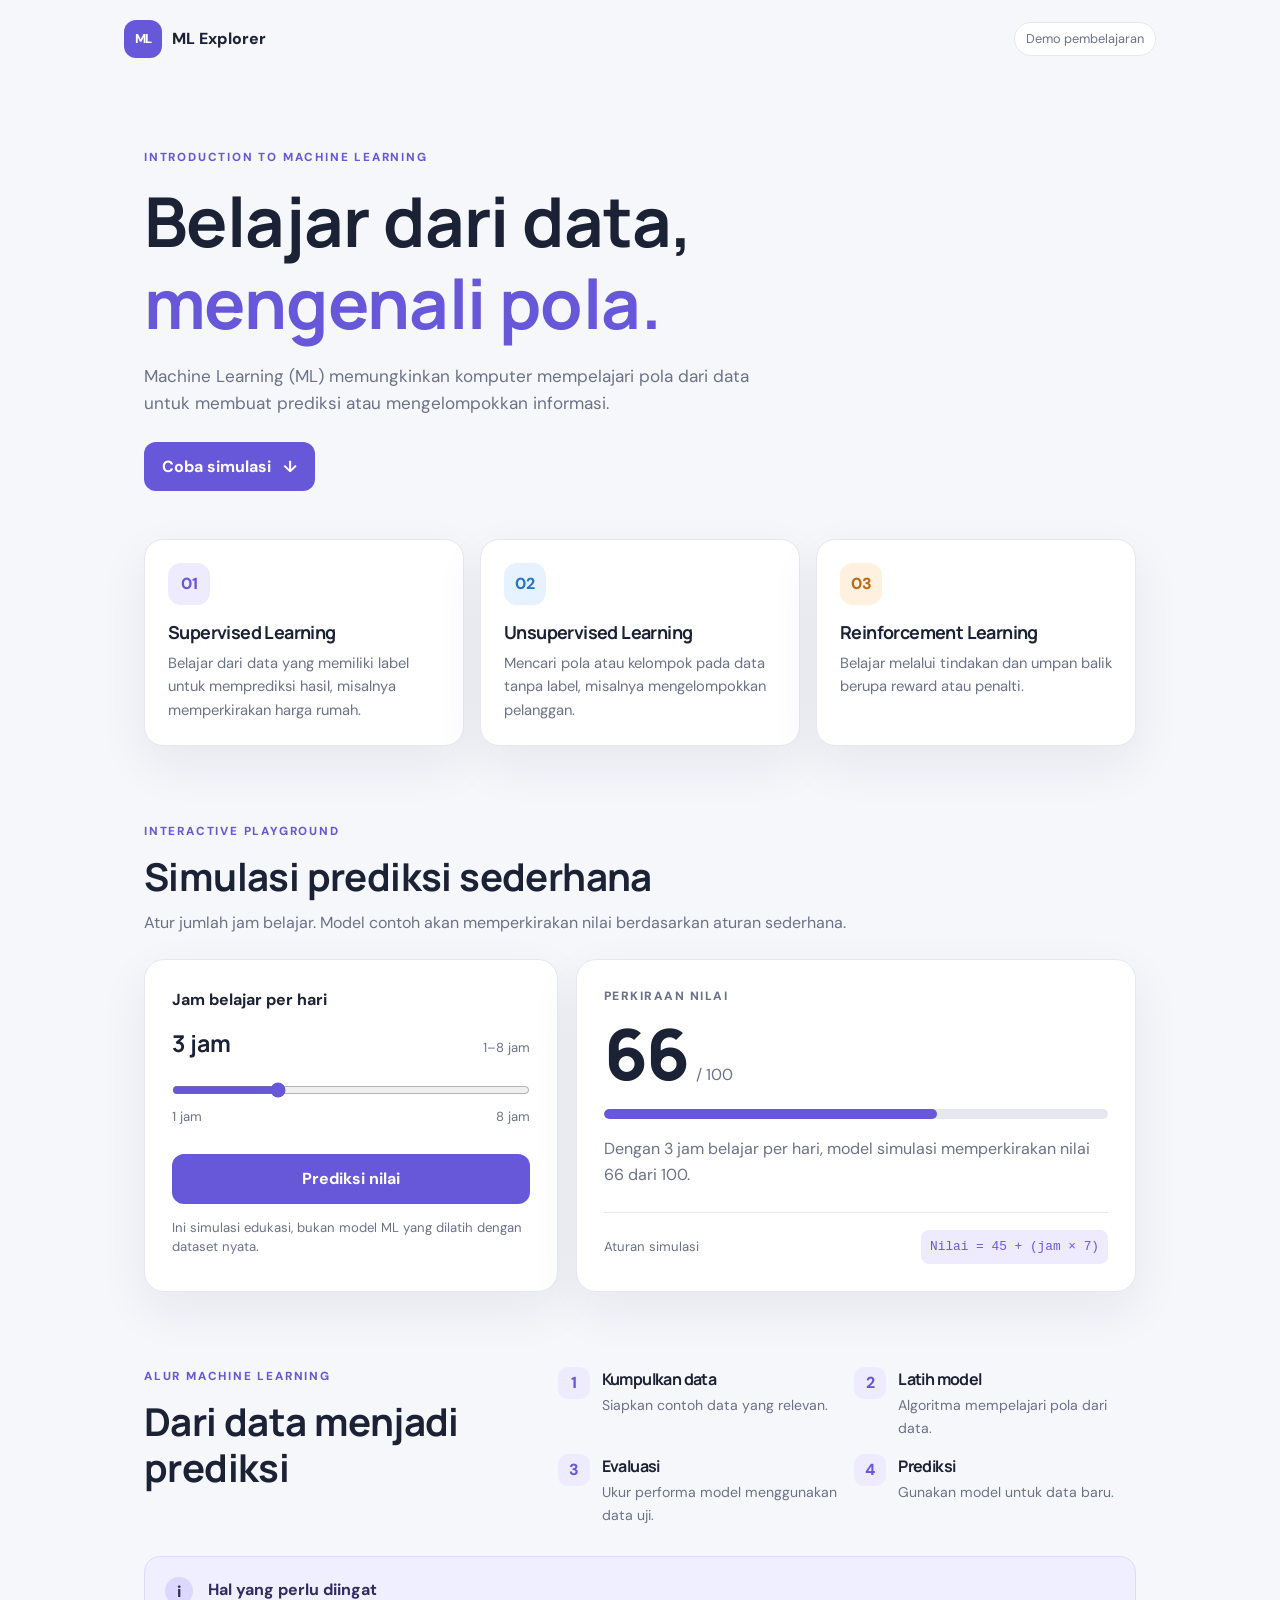
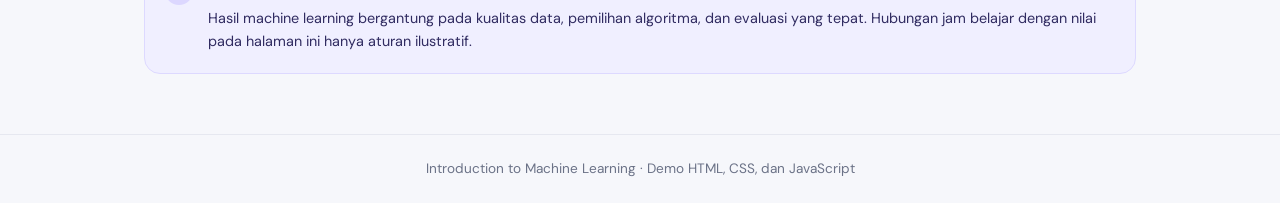
<file: SESI 4/index.html>
<!DOCTYPE html>
<html lang="id">
<head>
  <meta charset="UTF-8">
  <meta name="viewport" content="width=device-width, initial-scale=1.0">
  <title>Demo Introduction to Machine Learning</title>
  <link rel="stylesheet" href="style.css">
</head>
<body>
  <header class="topbar">
    <a class="brand" href="#"><span class="brand-icon">ML</span><span>ML Explorer</span></a>
    <span class="tag">Demo pembelajaran</span>
  </header>

  <main class="container">
    <section class="hero">
      <p class="eyebrow">INTRODUCTION TO MACHINE LEARNING</p>
      <h1>Belajar dari data,<br><span>mengenali pola.</span></h1>
      <p class="intro">Machine Learning (ML) memungkinkan komputer mempelajari pola dari data untuk membuat prediksi atau mengelompokkan informasi.</p>
      <a href="#playground" class="primary-btn">Coba simulasi <span>↓</span></a>
    </section>

    <section class="concept-grid" aria-label="Jenis machine learning">
      <article class="concept-card">
        <div class="symbol purple">01</div>
        <h2>Supervised Learning</h2>
        <p>Belajar dari data yang memiliki label untuk memprediksi hasil, misalnya memperkirakan harga rumah.</p>
      </article>
      <article class="concept-card">
        <div class="symbol blue">02</div>
        <h2>Unsupervised Learning</h2>
        <p>Mencari pola atau kelompok pada data tanpa label, misalnya mengelompokkan pelanggan.</p>
      </article>
      <article class="concept-card">
        <div class="symbol orange">03</div>
        <h2>Reinforcement Learning</h2>
        <p>Belajar melalui tindakan dan umpan balik berupa reward atau penalti.</p>
      </article>
    </section>

    <section id="playground" class="playground">
      <div class="section-title">
        <p class="eyebrow">INTERACTIVE PLAYGROUND</p>
        <h2>Simulasi prediksi sederhana</h2>
        <p>Atur jumlah jam belajar. Model contoh akan memperkirakan nilai berdasarkan aturan sederhana.</p>
      </div>

      <div class="simulator">
        <div class="control-panel">
          <label for="hours">Jam belajar per hari</label>
          <div class="range-value"><strong id="hoursValue">3 jam</strong><span>1–8 jam</span></div>
          <input id="hours" type="range" min="1" max="8" value="3" step="1">
          <div class="range-labels"><span>1 jam</span><span>8 jam</span></div>
          <button id="predictBtn" class="primary-btn full">Prediksi nilai</button>
          <p class="small-note">Ini simulasi edukasi, bukan model ML yang dilatih dengan dataset nyata.</p>
        </div>

        <div class="result-panel" aria-live="polite">
          <p class="result-label">PERKIRAAN NILAI</p>
          <div class="score-line"><strong id="score">65</strong><span>/ 100</span></div>
          <div class="meter"><div id="meterFill" class="meter-fill"></div></div>
          <p id="resultMessage" class="result-message">Dengan 3 jam belajar, model memperkirakan nilai 65.</p>
          <div class="formula">
            <span>Aturan simulasi</span>
            <code>Nilai = 45 + (jam × 7)</code>
          </div>
        </div>
      </div>
    </section>

    <section class="workflow">
      <div>
        <p class="eyebrow">ALUR MACHINE LEARNING</p>
        <h2>Dari data menjadi prediksi</h2>
      </div>
      <div class="steps">
        <article><span>1</span><div><h3>Kumpulkan data</h3><p>Siapkan contoh data yang relevan.</p></div></article>
        <article><span>2</span><div><h3>Latih model</h3><p>Algoritma mempelajari pola dari data.</p></div></article>
        <article><span>3</span><div><h3>Evaluasi</h3><p>Ukur performa model menggunakan data uji.</p></div></article>
        <article><span>4</span><div><h3>Prediksi</h3><p>Gunakan model untuk data baru.</p></div></article>
      </div>
    </section>

    <section class="note">
      <span class="note-icon">i</span>
      <div><strong>Hal yang perlu diingat</strong><p>Hasil machine learning bergantung pada kualitas data, pemilihan algoritma, dan evaluasi yang tepat. Hubungan jam belajar dengan nilai pada halaman ini hanya aturan ilustratif.</p></div>
    </section>
  </main>
  <footer>Introduction to Machine Learning · Demo HTML, CSS, dan JavaScript</footer>
  <script src="script.js"></script>
</body>
</html>
</file>
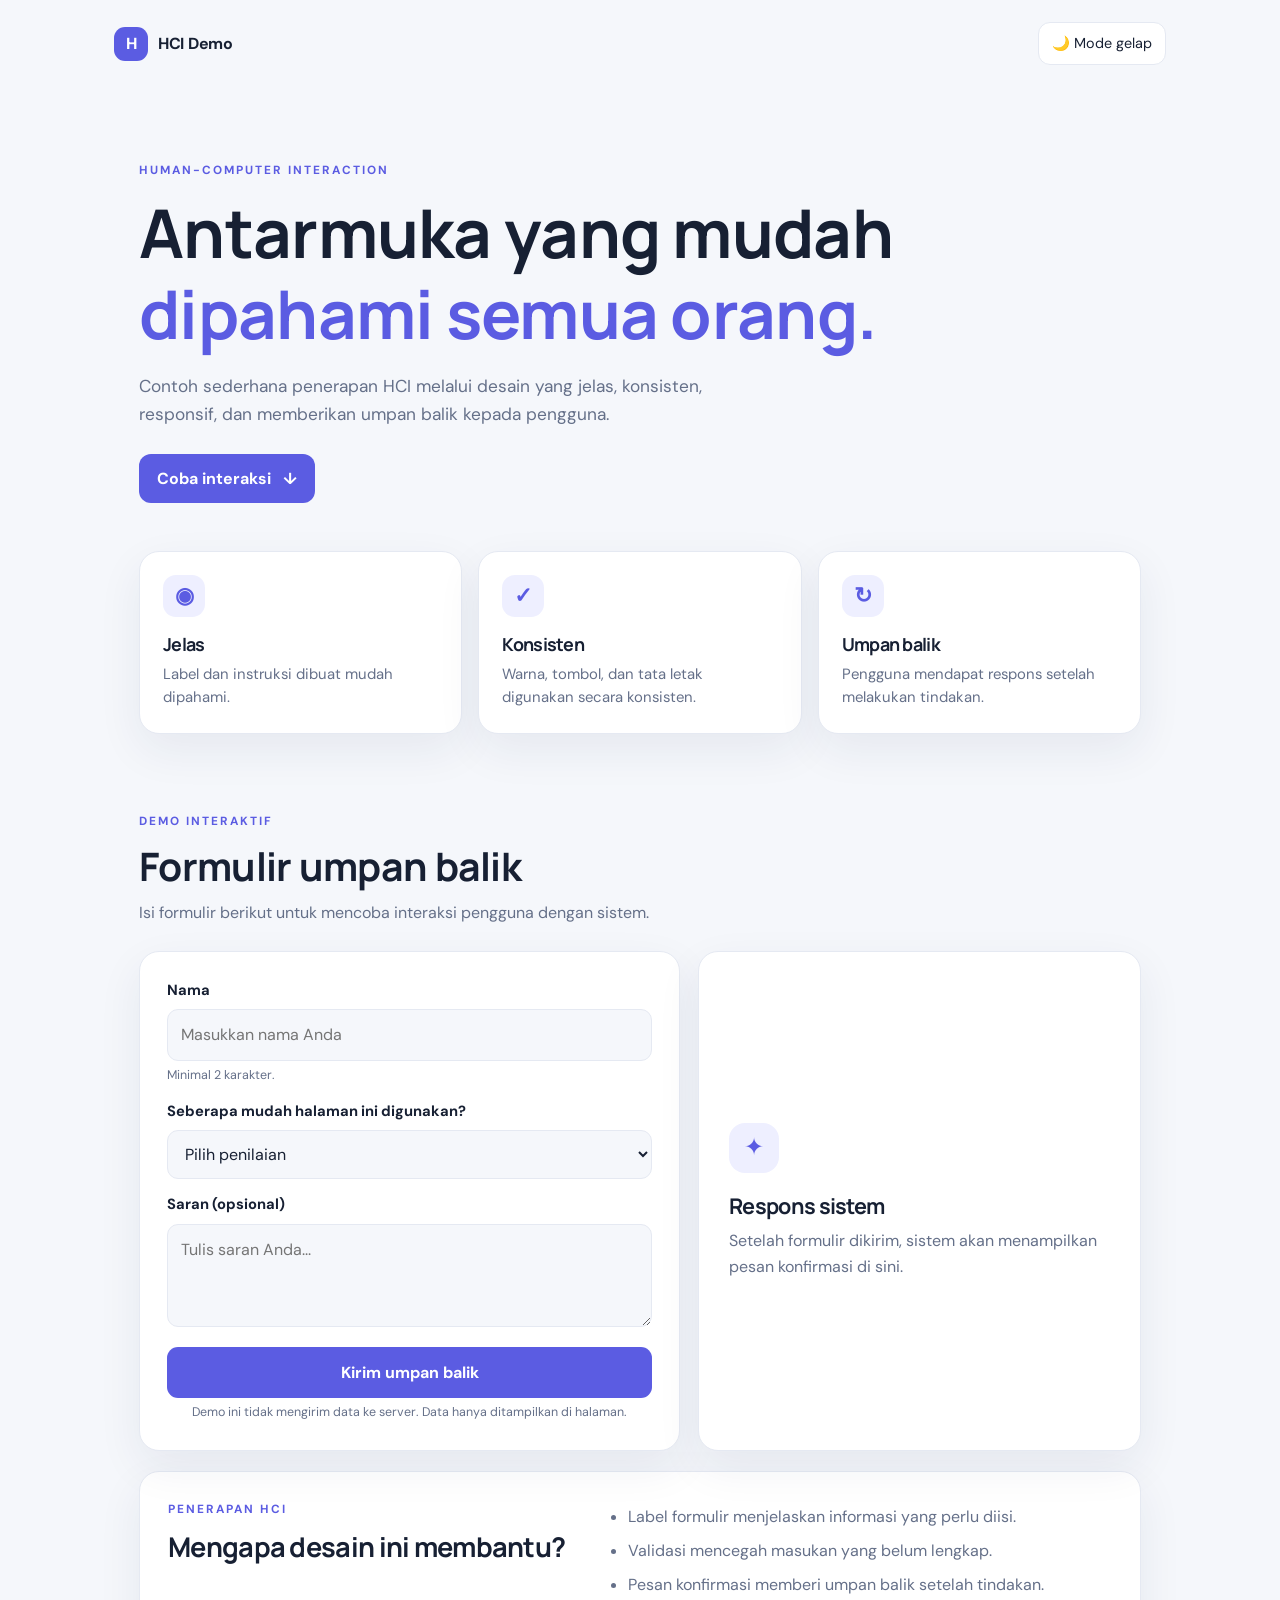
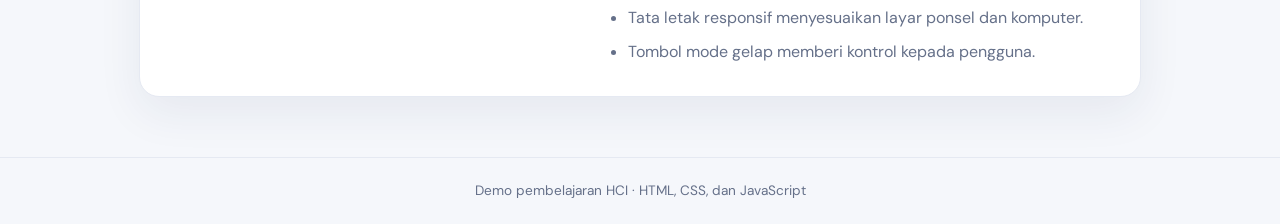
<file: SESI 5/index.html>
<!DOCTYPE html>
<html lang="id">
<head>
  <meta charset="UTF-8">
  <meta name="viewport" content="width=device-width, initial-scale=1.0">
  <title>Demo Human-Computer Interaction</title>
  <link rel="stylesheet" href="style.css">
</head>
<body>
  <header class="topbar">
    <div class="brand"><span class="brand-mark">H</span><span>HCI Demo</span></div>
    <button class="theme-toggle" id="themeToggle" aria-label="Ganti tema">🌙 Mode gelap</button>
  </header>

  <main class="container">
    <section class="hero">
      <p class="eyebrow">HUMAN-COMPUTER INTERACTION</p>
      <h1>Antarmuka yang mudah<br><span>dipahami semua orang.</span></h1>
      <p class="hero-copy">Contoh sederhana penerapan HCI melalui desain yang jelas, konsisten, responsif, dan memberikan umpan balik kepada pengguna.</p>
      <a class="primary-link" href="#demo">Coba interaksi <span aria-hidden="true">↓</span></a>
    </section>

    <section class="principles" aria-label="Prinsip HCI">
      <article class="principle-card">
        <div class="icon">◉</div>
        <h2>Jelas</h2>
        <p>Label dan instruksi dibuat mudah dipahami.</p>
      </article>
      <article class="principle-card">
        <div class="icon">✓</div>
        <h2>Konsisten</h2>
        <p>Warna, tombol, dan tata letak digunakan secara konsisten.</p>
      </article>
      <article class="principle-card">
        <div class="icon">↻</div>
        <h2>Umpan balik</h2>
        <p>Pengguna mendapat respons setelah melakukan tindakan.</p>
      </article>
    </section>

    <section class="demo-section" id="demo">
      <div class="section-heading">
        <p class="eyebrow">DEMO INTERAKTIF</p>
        <h2>Formulir umpan balik</h2>
        <p>Isi formulir berikut untuk mencoba interaksi pengguna dengan sistem.</p>
      </div>

      <div class="demo-grid">
        <form class="feedback-form" id="feedbackForm">
          <label for="name">Nama</label>
          <input id="name" name="name" type="text" placeholder="Masukkan nama Anda" required minlength="2">
          <small class="hint">Minimal 2 karakter.</small>

          <label for="rating">Seberapa mudah halaman ini digunakan?</label>
          <select id="rating" name="rating" required>
            <option value="">Pilih penilaian</option>
            <option value="Sangat mudah">Sangat mudah</option>
            <option value="Mudah">Mudah</option>
            <option value="Cukup mudah">Cukup mudah</option>
            <option value="Sulit">Sulit</option>
          </select>

          <label for="comment">Saran (opsional)</label>
          <textarea id="comment" name="comment" rows="3" placeholder="Tulis saran Anda..."></textarea>

          <button class="submit-btn" type="submit">Kirim umpan balik</button>
          <p class="privacy-note">Demo ini tidak mengirim data ke server. Data hanya ditampilkan di halaman.</p>
        </form>

        <aside class="feedback-result" aria-live="polite">
          <div class="result-icon" id="resultIcon">✦</div>
          <h3 id="resultTitle">Respons sistem</h3>
          <p id="resultText">Setelah formulir dikirim, sistem akan menampilkan pesan konfirmasi di sini.</p>
          <div class="result-details" id="resultDetails" hidden></div>
        </aside>
      </div>
    </section>

    <section class="principles takeaway">
      <div>
        <p class="eyebrow">PENERAPAN HCI</p>
        <h2>Mengapa desain ini membantu?</h2>
      </div>
      <ul>
        <li>Label formulir menjelaskan informasi yang perlu diisi.</li>
        <li>Validasi mencegah masukan yang belum lengkap.</li>
        <li>Pesan konfirmasi memberi umpan balik setelah tindakan.</li>
        <li>Tata letak responsif menyesuaikan layar ponsel dan komputer.</li>
        <li>Tombol mode gelap memberi kontrol kepada pengguna.</li>
      </ul>
    </section>
  </main>

  <footer>Demo pembelajaran HCI · HTML, CSS, dan JavaScript</footer>
  <script src="script.js"></script>
</body>
</html>
</file>
<file: SESI 4/style.css>
@import url('https://fonts.googleapis.com/css2?family=DM+Sans:wght@400;500;600;700&family=Manrope:wght@400;500;600;700;800&display=swap');

:root {
  --bg: #f6f7fb; --surface: #fff; --text: #1c2235; --muted: #6b7287;
  --line: #e6e8f0; --accent: #6757d9; --soft: #eeebff;
  --shadow: 0 18px 50px rgba(28,34,53,.07);
}
* { box-sizing: border-box; }
html { scroll-behavior: smooth; }
body { margin: 0; background: var(--bg); color: var(--text); font-family: 'DM Sans', sans-serif; line-height: 1.6; }
.topbar { max-width: 1080px; margin: auto; padding: 20px 24px; display: flex; justify-content: space-between; align-items: center; }
.brand { display: flex; align-items: center; gap: 10px; text-decoration: none; color: var(--text); font-weight: 800; }
.brand-icon { display: grid; place-items: center; width: 38px; height: 38px; border-radius: 12px; background: var(--accent); color: white; font-size: .8rem; letter-spacing: -.5px; }
.tag { padding: 6px 11px; border: 1px solid var(--line); background: var(--surface); border-radius: 999px; color: var(--muted); font-size: .8rem; }
.container { max-width: 1040px; margin: auto; padding: 15px 24px 60px; }
.hero { padding: 55px 0 48px; max-width: 750px; }
.eyebrow { color: var(--accent); letter-spacing: 1.8px; font-size: .73rem; font-weight: 800; margin: 0 0 13px; }
h1, h2, h3 { font-family: 'Manrope', sans-serif; line-height: 1.2; letter-spacing: -.6px; }
h1 { font-size: clamp(2.5rem, 6vw, 4.3rem); margin: 0 0 18px; }
h1 span { color: var(--accent); }
.intro { max-width: 610px; color: var(--muted); font-size: 1.07rem; margin: 0 0 24px; }
.primary-btn { display: inline-flex; justify-content: center; align-items: center; gap: 12px; padding: 12px 18px; border: 0; border-radius: 12px; background: var(--accent); color: white; text-decoration: none; font: inherit; font-weight: 700; cursor: pointer; transition: transform .15s, filter .15s; }
.primary-btn:hover { filter: brightness(.94); transform: translateY(-1px); }
.concept-grid { display: grid; grid-template-columns: repeat(3, 1fr); gap: 16px; }
.concept-card { background: var(--surface); border: 1px solid var(--line); border-radius: 19px; padding: 23px; box-shadow: var(--shadow); }
.symbol { display: grid; place-items: center; width: 42px; height: 42px; border-radius: 13px; font-weight: 800; }
.purple { color: #6757d9; background: #eeebff; } .blue { color: #2875c7; background: #e6f2ff; } .orange { color: #b96b19; background: #fff0df; }
.concept-card h2 { font-size: 1.12rem; margin: 17px 0 8px; }
.concept-card p { color: var(--muted); font-size: .92rem; margin: 0; }
.playground { padding-top: 76px; }
.section-title { margin-bottom: 23px; }
.section-title h2, .workflow h2 { font-size: clamp(1.8rem, 4vw, 2.4rem); margin: 0 0 10px; }
.section-title > p:last-child { color: var(--muted); margin: 0; }
.simulator { display: grid; grid-template-columns: .85fr 1.15fr; gap: 18px; }
.control-panel, .result-panel { background: var(--surface); border: 1px solid var(--line); border-radius: 20px; padding: 27px; box-shadow: var(--shadow); }
.control-panel label { display: block; font-weight: 700; margin-bottom: 13px; }
.range-value { display: flex; justify-content: space-between; align-items: baseline; }
.range-value strong { font-size: 1.45rem; font-family: 'Manrope', sans-serif; }
.range-value span, .range-labels, .small-note { color: var(--muted); font-size: .82rem; }
input[type="range"] { width: 100%; margin: 20px 0 7px; accent-color: var(--accent); cursor: pointer; }
.range-labels { display: flex; justify-content: space-between; }
.full { width: 100%; margin-top: 27px; }
.small-note { margin: 14px 0 0; line-height: 1.5; }
.result-panel { display: flex; flex-direction: column; justify-content: center; }
.result-label { color: var(--muted); font-size: .75rem; font-weight: 800; letter-spacing: 1.5px; margin: 0 0 5px; }
.score-line { display: flex; align-items: baseline; gap: 8px; }
.score-line strong { font: 800 clamp(3rem, 6vw, 4.4rem)/1.2 'Manrope', sans-serif; letter-spacing: -2px; }
.score-line span { color: var(--muted); }
.meter { width: 100%; height: 10px; background: var(--line); border-radius: 999px; overflow: hidden; margin: 14px 0 17px; }
.meter-fill { width: 66%; height: 100%; background: var(--accent); border-radius: 999px; transition: width .25s ease; }
.result-message { color: var(--muted); margin: 0; }
.formula { display: flex; justify-content: space-between; align-items: center; gap: 12px; border-top: 1px solid var(--line); margin-top: 24px; padding-top: 17px; color: var(--muted); font-size: .82rem; }
.formula code { color: var(--accent); background: var(--soft); padding: 7px 9px; border-radius: 8px; font-size: .8rem; }
.workflow { padding-top: 75px; display: grid; grid-template-columns: .8fr 1.2fr; gap: 28px; }
.steps { display: grid; grid-template-columns: 1fr 1fr; gap: 15px; }
.steps article { display: flex; gap: 12px; align-items: flex-start; }
.steps article > span { flex: 0 0 32px; height: 32px; display: grid; place-items: center; border-radius: 10px; background: var(--soft); color: var(--accent); font-weight: 800; }
.steps h3 { font-size: 1rem; margin: 3px 0 5px; }
.steps p { font-size: .88rem; color: var(--muted); margin: 0; }
.note { margin-top: 30px; display: flex; gap: 15px; padding: 20px; border: 1px solid #ddd9ff; background: #f0efff; border-radius: 16px; color: #302b61; }
.note-icon { display: grid; place-items: center; flex: 0 0 28px; height: 28px; border-radius: 50%; background: #dcd7ff; font-weight: 800; }
.note strong { display: block; margin-bottom: 4px; }
.note p { margin: 0; font-size: .9rem; }
footer { text-align: center; border-top: 1px solid var(--line); padding: 23px; color: var(--muted); font-size: .85rem; }
@media (max-width: 720px) {
  .topbar { padding: 16px 18px; } .container { padding: 5px 18px 42px; } .hero { padding: 43px 0 35px; }
  .concept-grid, .simulator, .workflow { grid-template-columns: 1fr; }
  .concept-card { padding: 20px; } .playground, .workflow { padding-top: 55px; }
  .steps { grid-template-columns: 1fr; } .formula { align-items: flex-start; flex-direction: column; }
}
</file>
<file: SESI 5/style.css>
@import url('https://fonts.googleapis.com/css2?family=DM+Sans:wght@400;500;600;700&family=Manrope:wght@400;500;600;700;800&display=swap');

:root {
  --bg: #f5f7fb;
  --surface: #ffffff;
  --text: #172033;
  --muted: #657089;
  --line: #e5e9f2;
  --accent: #5b5ce2;
  --accent-hover: #4849c6;
  --soft: #eeefff;
  --shadow: 0 16px 45px rgba(35, 45, 80, .07);
}
* { box-sizing: border-box; }
html { scroll-behavior: smooth; }
body {
  margin: 0; background: var(--bg); color: var(--text);
  font-family: 'DM Sans', sans-serif; line-height: 1.6;
  transition: background .25s, color .25s;
}
.topbar {
  max-width: 1100px; margin: auto; padding: 22px 24px;
  display: flex; align-items: center; justify-content: space-between;
}
.brand { display: flex; gap: 10px; align-items: center; font-weight: 700; letter-spacing: -.3px; }
.brand-mark {
  display: grid; place-items: center; width: 34px; height: 34px;
  border-radius: 11px; color: white; background: var(--accent); font-weight: 800;
}
.theme-toggle {
  border: 1px solid var(--line); background: var(--surface); color: var(--text);
  padding: 9px 13px; border-radius: 12px; cursor: pointer; font: inherit; font-size: .9rem;
}
.container { max-width: 1050px; margin: 0 auto; padding: 12px 24px 60px; }
.hero { padding: 62px 0 48px; max-width: 760px; }
.eyebrow { font-size: .74rem; letter-spacing: 2px; color: var(--accent); font-weight: 700; margin: 0 0 12px; }
h1, h2, h3 { font-family: 'Manrope', sans-serif; line-height: 1.2; letter-spacing: -.7px; }
h1 { font-size: clamp(2.4rem, 6vw, 4.2rem); margin: 0 0 20px; }
h1 span { color: var(--accent); }
.hero-copy { max-width: 590px; font-size: 1.08rem; color: var(--muted); margin: 0 0 25px; }
.primary-link {
  display: inline-flex; gap: 12px; align-items: center; padding: 12px 18px;
  border-radius: 12px; background: var(--accent); color: white; text-decoration: none; font-weight: 700;
}
.primary-link:hover, .submit-btn:hover { background: var(--accent-hover); }
.principles { display: grid; grid-template-columns: repeat(3, 1fr); gap: 16px; }
.principle-card, .feedback-form, .feedback-result, .takeaway {
  background: var(--surface); border: 1px solid var(--line); border-radius: 20px; box-shadow: var(--shadow);
}
.principle-card { padding: 23px; }
.icon { display: grid; place-items: center; width: 42px; height: 42px; border-radius: 13px; background: var(--soft); color: var(--accent); font-size: 1.35rem; font-weight: 700; }
.principle-card h2 { font-size: 1.12rem; margin: 17px 0 7px; }
.principle-card p { margin: 0; color: var(--muted); font-size: .93rem; }
.demo-section { padding-top: 78px; }
.section-heading { margin-bottom: 25px; }
.section-heading h2, .takeaway h2 { font-size: clamp(1.8rem, 4vw, 2.45rem); margin: 0 0 10px; }
.section-heading > p:last-child { margin: 0; color: var(--muted); }
.demo-grid { display: grid; grid-template-columns: 1.1fr .9fr; gap: 18px; align-items: stretch; }
.feedback-form { padding: 27px; display: flex; flex-direction: column; }
label { font-weight: 700; font-size: .92rem; margin: 14px 0 7px; }
label:first-child { margin-top: 0; }
input, select, textarea {
  width: 100%; border: 1px solid var(--line); border-radius: 11px; padding: 12px 13px;
  font: inherit; color: var(--text); background: var(--bg); outline: none; transition: border .2s, box-shadow .2s;
}
input:focus, select:focus, textarea:focus { border-color: var(--accent); box-shadow: 0 0 0 3px rgba(91,92,226,.13); }
textarea { resize: vertical; }
.hint, .privacy-note { color: var(--muted); font-size: .78rem; margin-top: 5px; }
.submit-btn { margin-top: 20px; border: 0; border-radius: 11px; padding: 13px; background: var(--accent); color: white; font: inherit; font-weight: 700; cursor: pointer; transition: background .2s; }
.privacy-note { text-align: center; margin-bottom: 0; }
.feedback-result { padding: 30px; display: flex; flex-direction: column; justify-content: center; min-height: 300px; }
.result-icon { width: 50px; height: 50px; display: grid; place-items: center; border-radius: 16px; background: var(--soft); color: var(--accent); font-size: 1.5rem; margin-bottom: 20px; }
.feedback-result h3 { font-size: 1.35rem; margin: 0 0 10px; }
.feedback-result p { color: var(--muted); margin: 0; }
.result-details { margin-top: 17px; padding: 13px; border-radius: 12px; background: var(--bg); font-size: .9rem; overflow-wrap: anywhere; }
.takeaway { margin-top: 20px; padding: 28px; display: grid; grid-template-columns: .9fr 1.1fr; gap: 25px; }
.takeaway h2 { font-size: 1.7rem; }
.takeaway ul { margin: 0; padding-left: 21px; color: var(--muted); }
.takeaway li { padding: 4px 0; }
footer { text-align: center; color: var(--muted); font-size: .85rem; padding: 22px; border-top: 1px solid var(--line); }
body.dark {
  --bg: #111522; --surface: #191f30; --text: #f0f2fb; --muted: #adb5cb;
  --line: #2b3349; --accent: #999aff; --accent-hover: #7e80ef; --soft: #292c4d;
  --shadow: 0 16px 45px rgba(0, 0, 0, .12);
}
body.dark input, body.dark select, body.dark textarea { color: var(--text); }
@media (max-width: 720px) {
  .container { padding: 5px 18px 40px; }
  .topbar { padding: 16px 18px; }
  .hero { padding: 45px 0 35px; }
  .principles { grid-template-columns: 1fr; }
  .principle-card { display: grid; grid-template-columns: 42px 1fr; column-gap: 13px; }
  .principle-card .icon { grid-row: span 2; }
  .principle-card h2 { margin: 0 0 4px; }
  .demo-section { padding-top: 55px; }
  .demo-grid, .takeaway { grid-template-columns: 1fr; }
  .feedback-form, .feedback-result, .takeaway { padding: 22px; }
}
</file>
